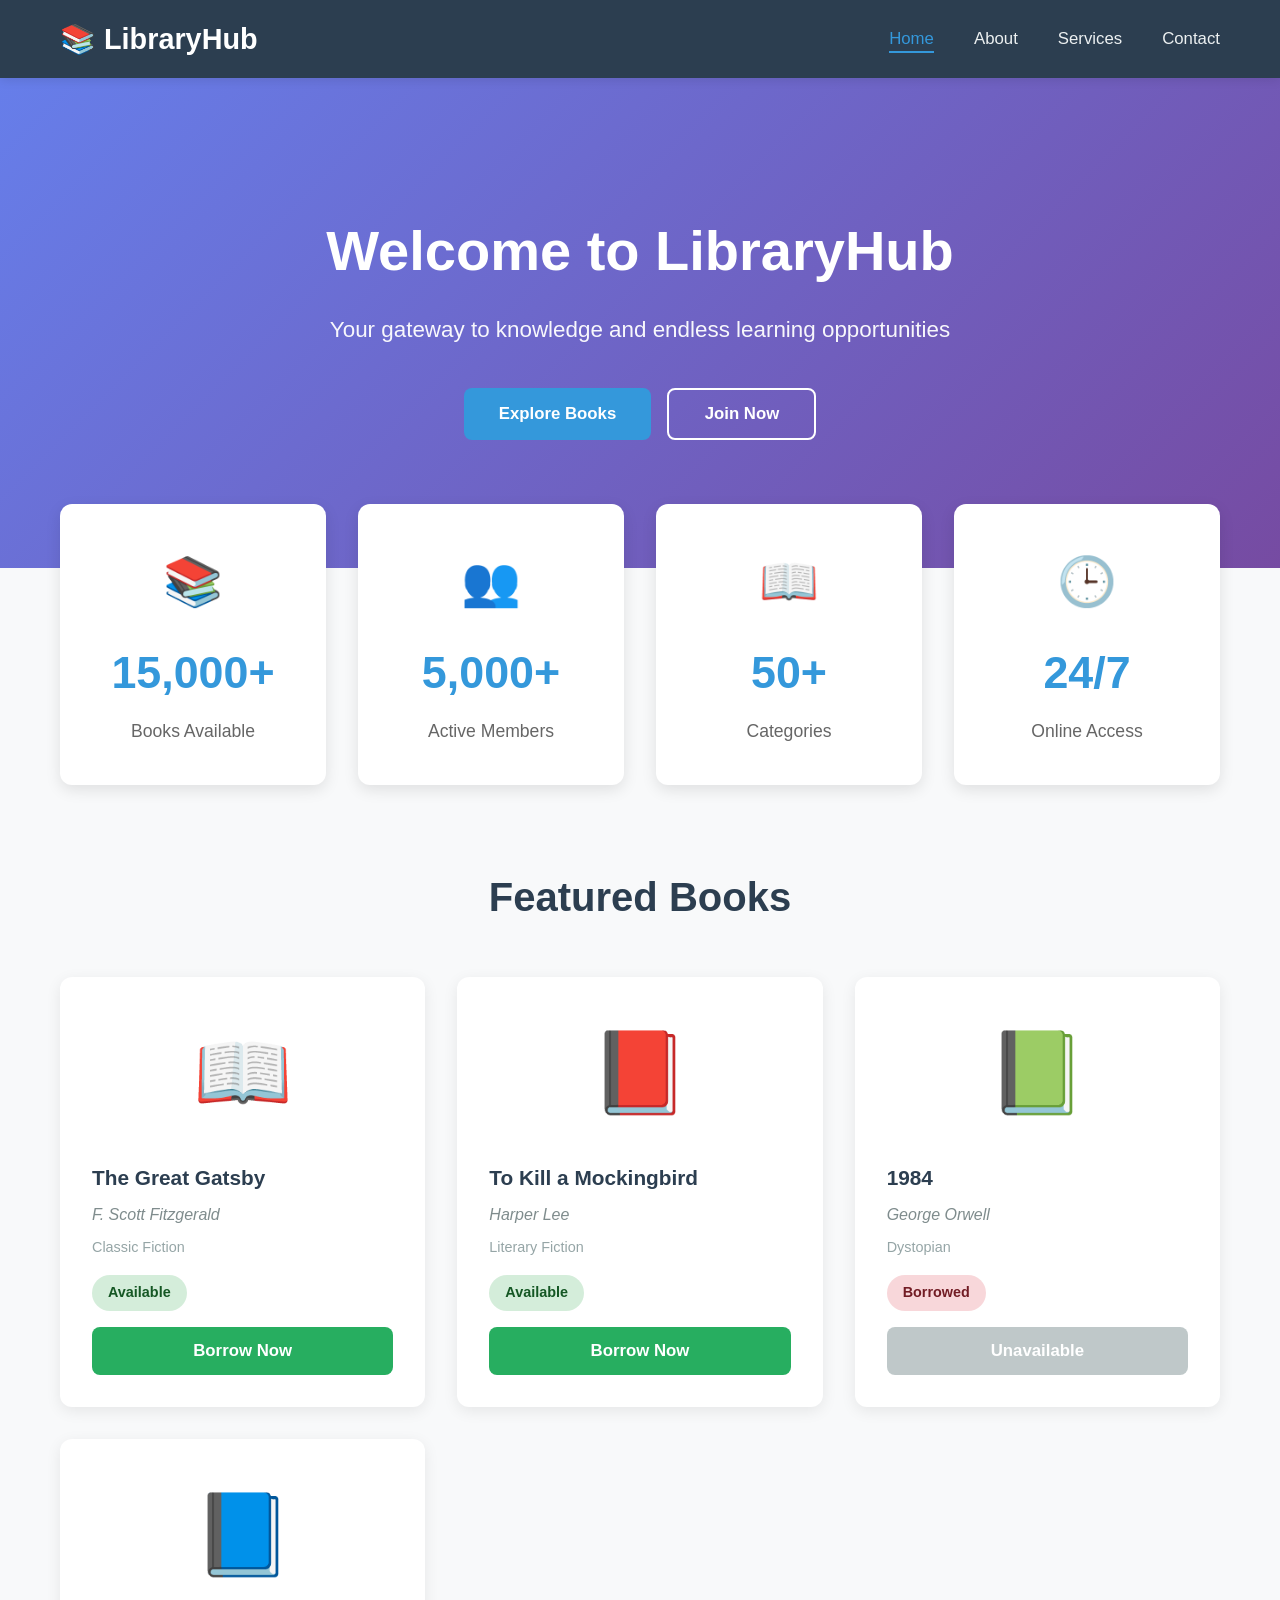
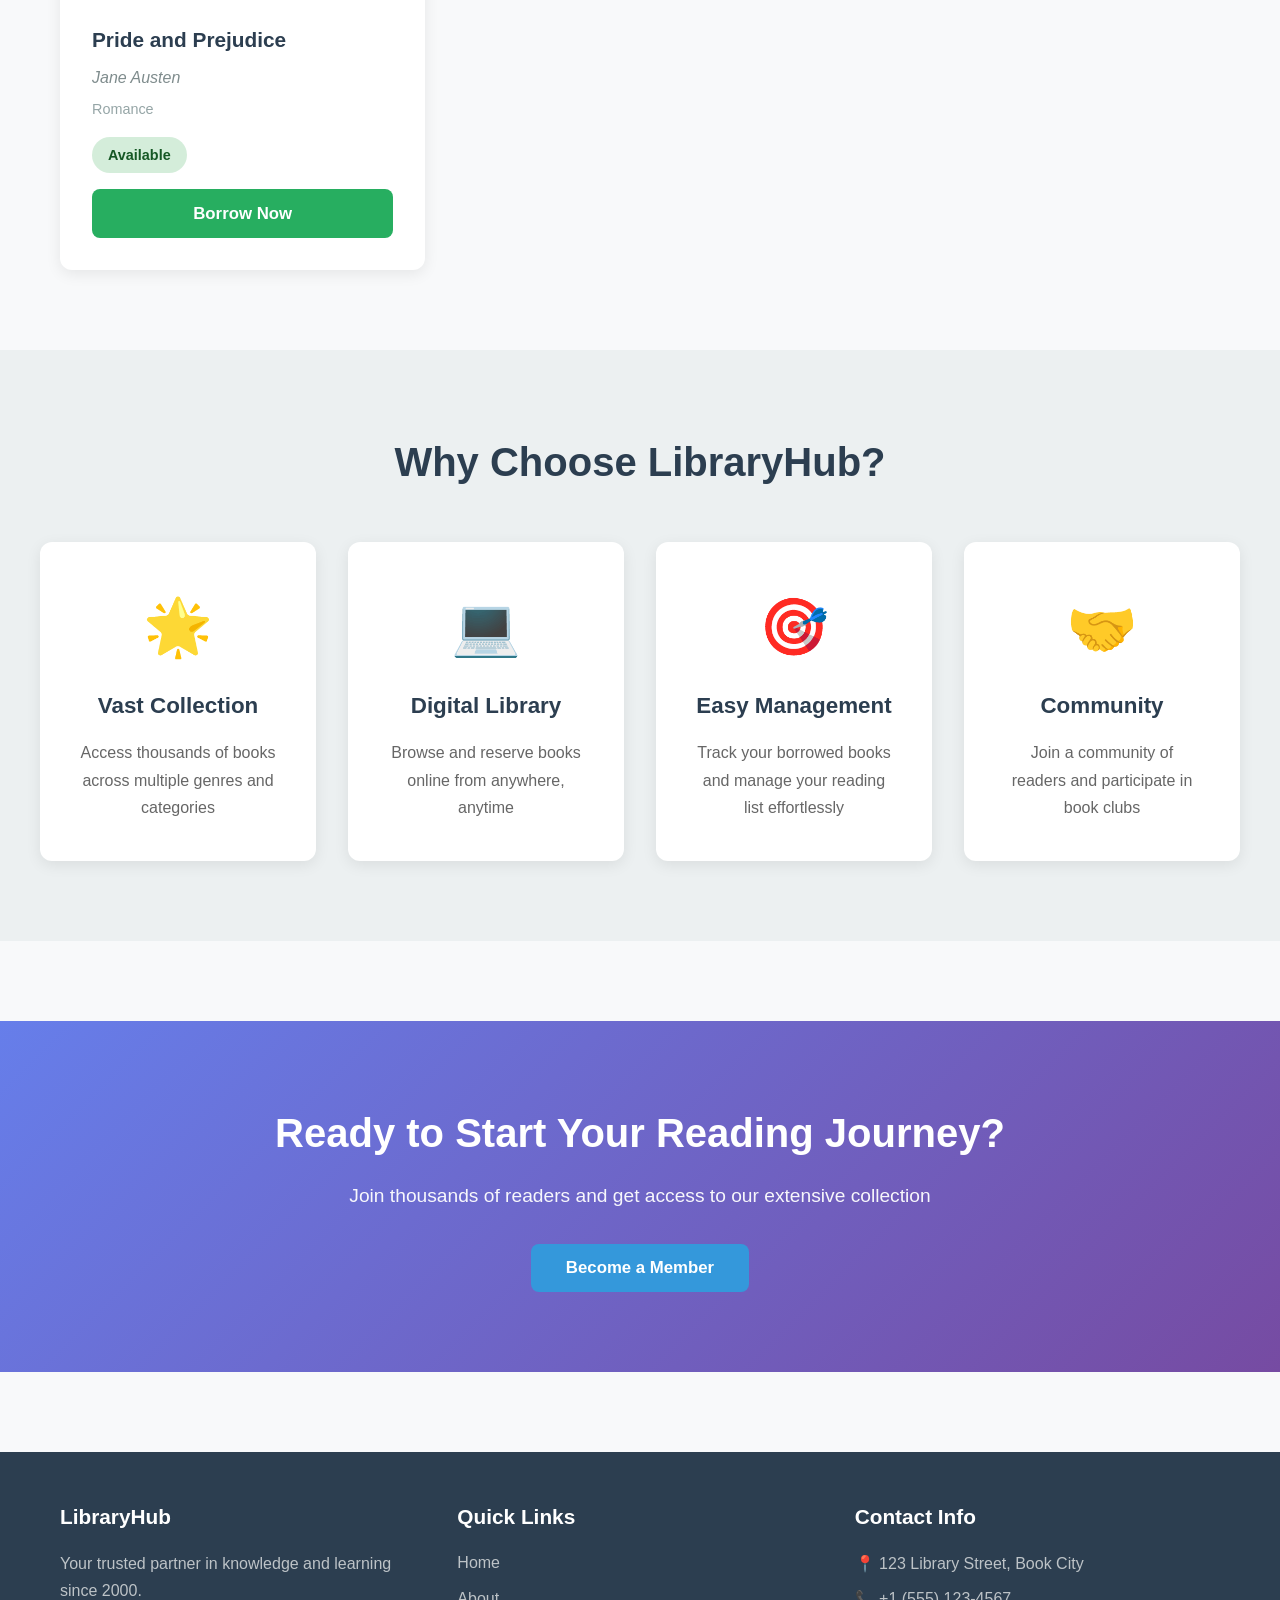
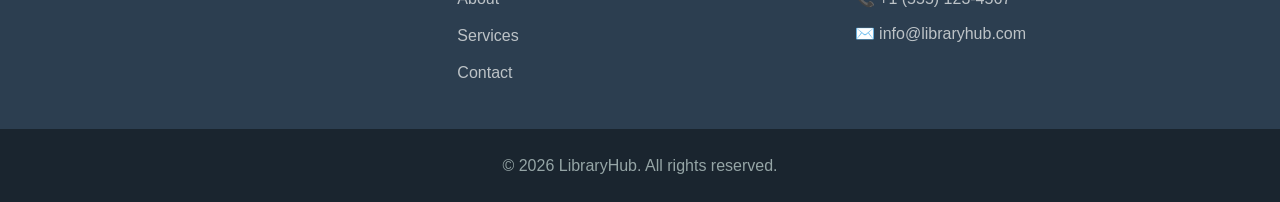
<file: index.html>
<!DOCTYPE html>
<html lang="en">
<head>
    <meta charset="UTF-8">
    <meta name="viewport" content="width=device-width, initial-scale=1.0">
    <title>Home - Library Management System</title>
    <link rel="stylesheet" href="styles.css">
</head>
<body>
    <!-- Navigation Bar -->
    <nav class="navbar">
        <div class="nav-container">
            <div class="logo">
                <h1>📚 LibraryHub</h1>
            </div>
            <ul class="nav-menu">
                <li><a href="index.html" class="active">Home</a></li>
                <li><a href="about.html">About</a></li>
                <li><a href="services.html">Services</a></li>
                <li><a href="contact.html">Contact</a></li>
            </ul>
        </div>
    </nav>

    <!-- Hero Section -->
    <section class="hero">
        <div class="hero-content">
            <h1>Welcome to LibraryHub</h1>
            <p>Your gateway to knowledge and endless learning opportunities</p>
            <div class="hero-buttons">
                <button class="btn-primary">Explore Books</button>
                <button class="btn-secondary-outline">Join Now</button>
            </div>
        </div>
    </section>

    <!-- Stats Section -->
    <section class="stats">
        <div class="stat-card">
            <div class="stat-icon">📚</div>
            <h2>15,000+</h2>
            <p>Books Available</p>
        </div>
        <div class="stat-card">
            <div class="stat-icon">👥</div>
            <h2>5,000+</h2>
            <p>Active Members</p>
        </div>
        <div class="stat-card">
            <div class="stat-icon">📖</div>
            <h2>50+</h2>
            <p>Categories</p>
        </div>
        <div class="stat-card">
            <div class="stat-icon">🕒</div>
            <h2>24/7</h2>
            <p>Online Access</p>
        </div>
    </section>

    <!-- Featured Books Section -->
    <section class="featured-section">
        <h2 class="section-title">Featured Books</h2>
        <div class="books-grid">
            <div class="book-card">
                <div class="book-cover">📖</div>
                <h3>The Great Gatsby</h3>
                <p class="author">F. Scott Fitzgerald</p>
                <p class="category">Classic Fiction</p>
                <p class="status available">Available</p>
                <button class="btn-borrow">Borrow Now</button>
            </div>
            <div class="book-card">
                <div class="book-cover">📕</div>
                <h3>To Kill a Mockingbird</h3>
                <p class="author">Harper Lee</p>
                <p class="category">Literary Fiction</p>
                <p class="status available">Available</p>
                <button class="btn-borrow">Borrow Now</button>
            </div>
            <div class="book-card">
                <div class="book-cover">📗</div>
                <h3>1984</h3>
                <p class="author">George Orwell</p>
                <p class="category">Dystopian</p>
                <p class="status borrowed">Borrowed</p>
                <button class="btn-borrow" disabled>Unavailable</button>
            </div>
            <div class="book-card">
                <div class="book-cover">📘</div>
                <h3>Pride and Prejudice</h3>
                <p class="author">Jane Austen</p>
                <p class="category">Romance</p>
                <p class="status available">Available</p>
                <button class="btn-borrow">Borrow Now</button>
            </div>
        </div>
    </section>

    <!-- Why Choose Us Section -->
    <section class="why-choose">
        <h2 class="section-title">Why Choose LibraryHub?</h2>
        <div class="features-grid">
            <div class="feature-card">
                <div class="feature-icon">🌟</div>
                <h3>Vast Collection</h3>
                <p>Access thousands of books across multiple genres and categories</p>
            </div>
            <div class="feature-card">
                <div class="feature-icon">💻</div>
                <h3>Digital Library</h3>
                <p>Browse and reserve books online from anywhere, anytime</p>
            </div>
            <div class="feature-card">
                <div class="feature-icon">🎯</div>
                <h3>Easy Management</h3>
                <p>Track your borrowed books and manage your reading list effortlessly</p>
            </div>
            <div class="feature-card">
                <div class="feature-icon">🤝</div>
                <h3>Community</h3>
                <p>Join a community of readers and participate in book clubs</p>
            </div>
        </div>
    </section>

    <!-- CTA Section -->
    <section class="cta-section">
        <div class="cta-content">
            <h2>Ready to Start Your Reading Journey?</h2>
            <p>Join thousands of readers and get access to our extensive collection</p>
            <button class="btn-primary">Become a Member</button>
        </div>
    </section>

    <!-- Footer -->
    <footer class="footer">
        <div class="footer-content">
            <div class="footer-section">
                <h3>LibraryHub</h3>
                <p>Your trusted partner in knowledge and learning since 2000.</p>
            </div>
            <div class="footer-section">
                <h3>Quick Links</h3>
                <ul>
                    <li><a href="index.html">Home</a></li>
                    <li><a href="about.html">About</a></li>
                    <li><a href="services.html">Services</a></li>
                    <li><a href="contact.html">Contact</a></li>
                </ul>
            </div>
            <div class="footer-section">
                <h3>Contact Info</h3>
                <p>📍 123 Library Street, Book City</p>
                <p>📞 +1 (555) 123-4567</p>
                <p>✉️ info@libraryhub.com</p>
            </div>
        </div>
        <div class="footer-bottom">
            <p>&copy; 2026 LibraryHub. All rights reserved.</p>
        </div>
    </footer>
</body>
</html>
</file>
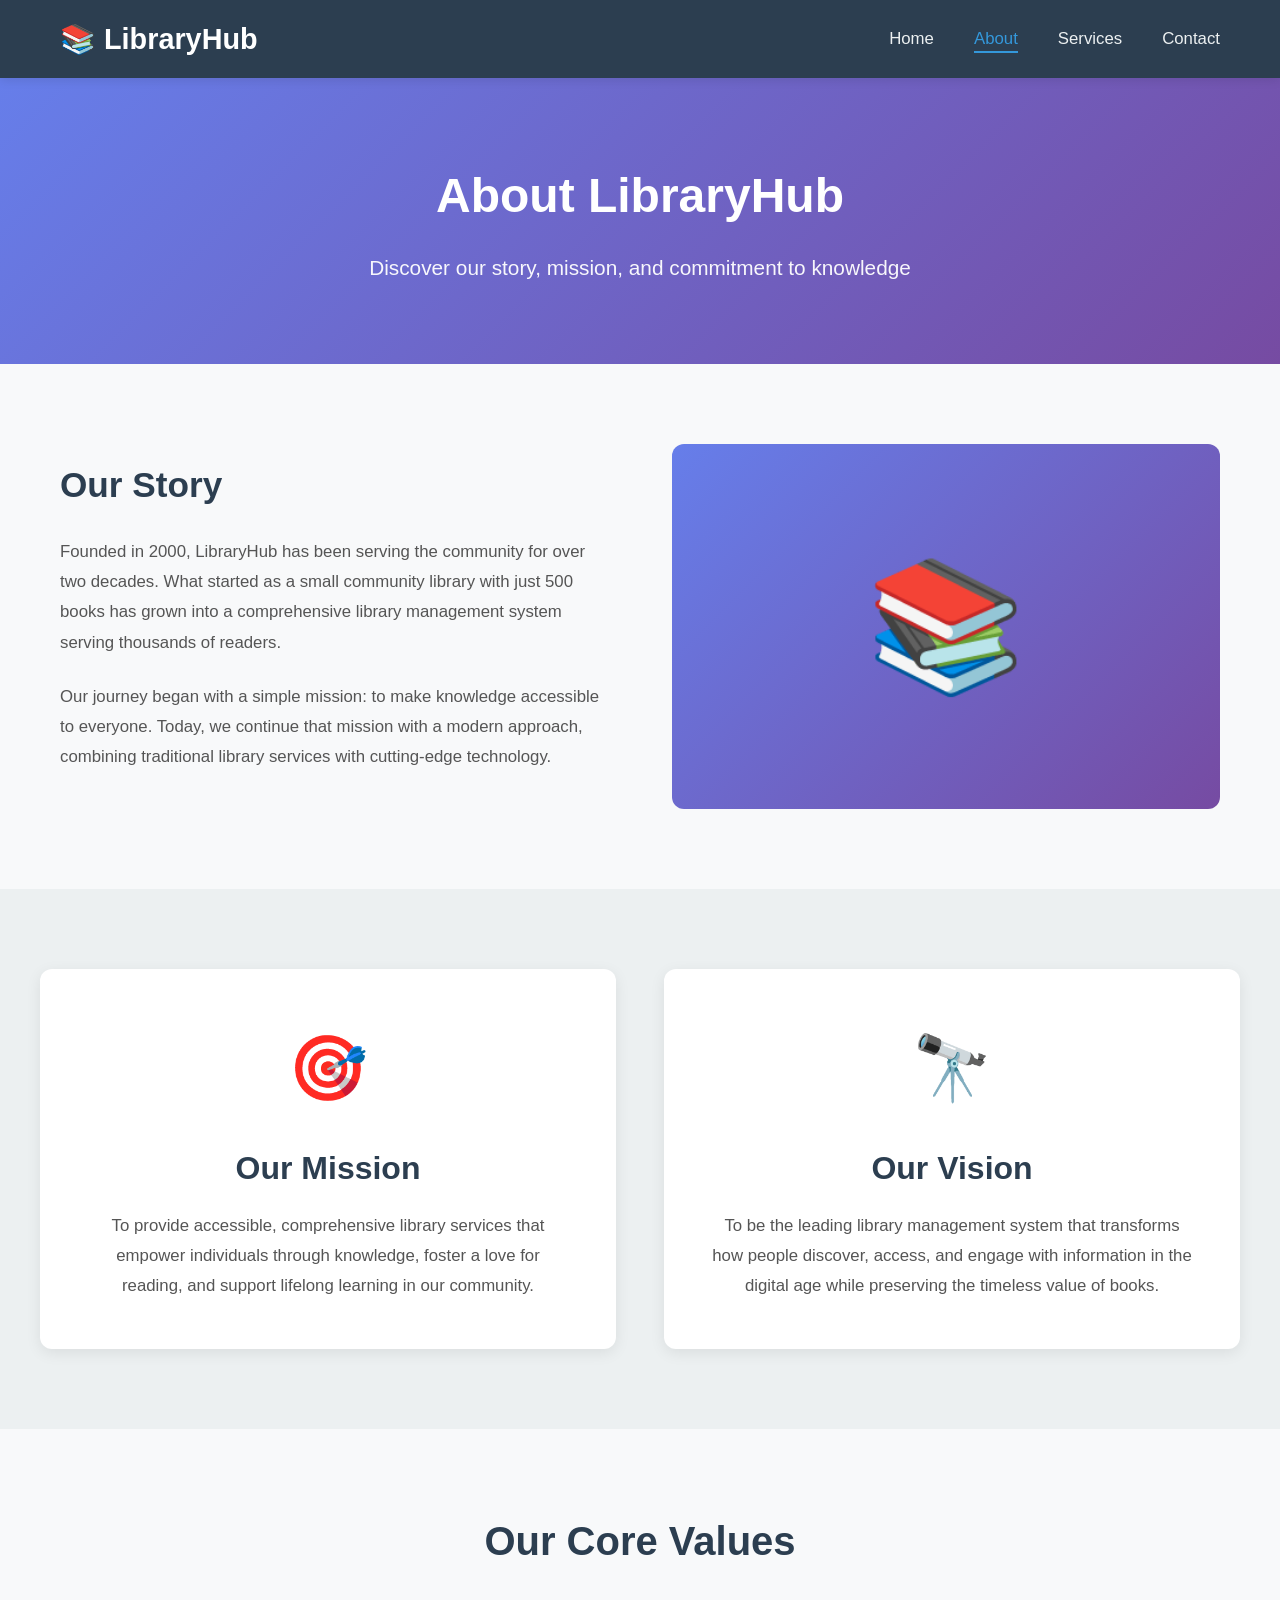
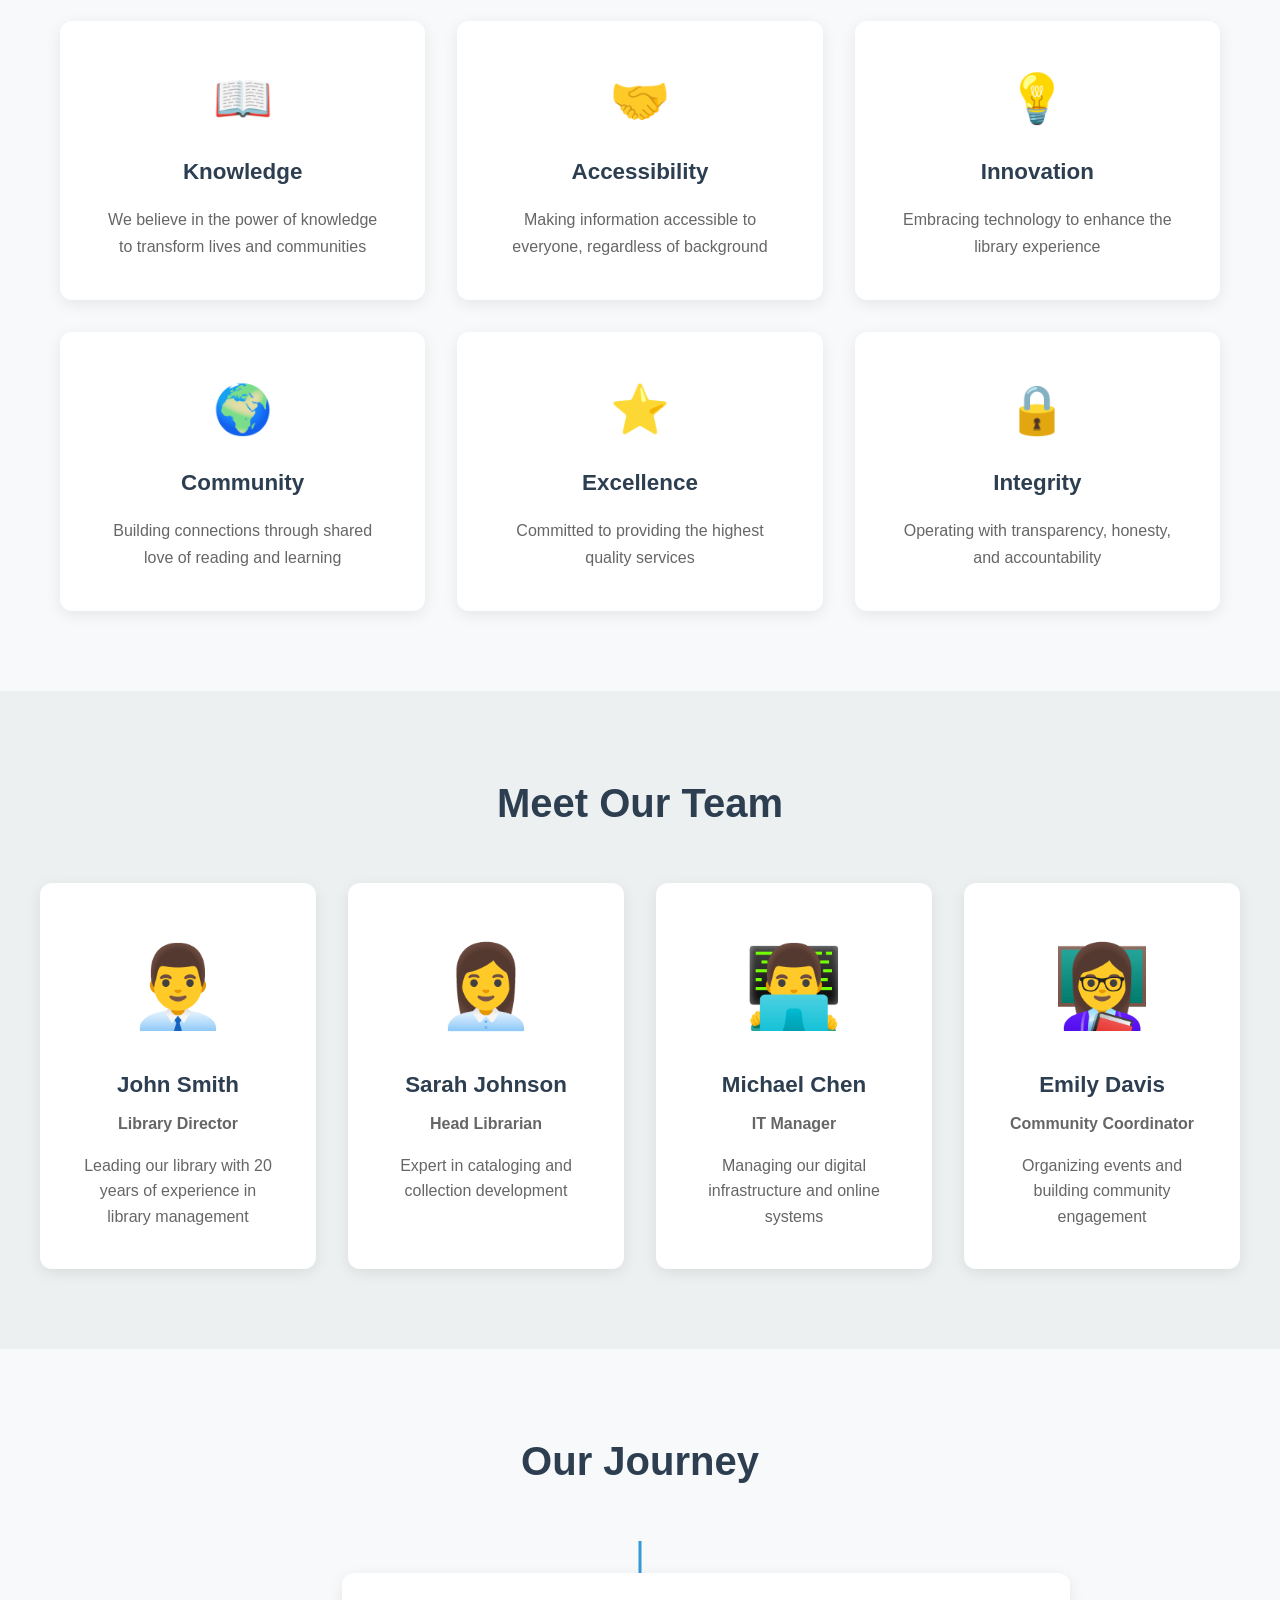
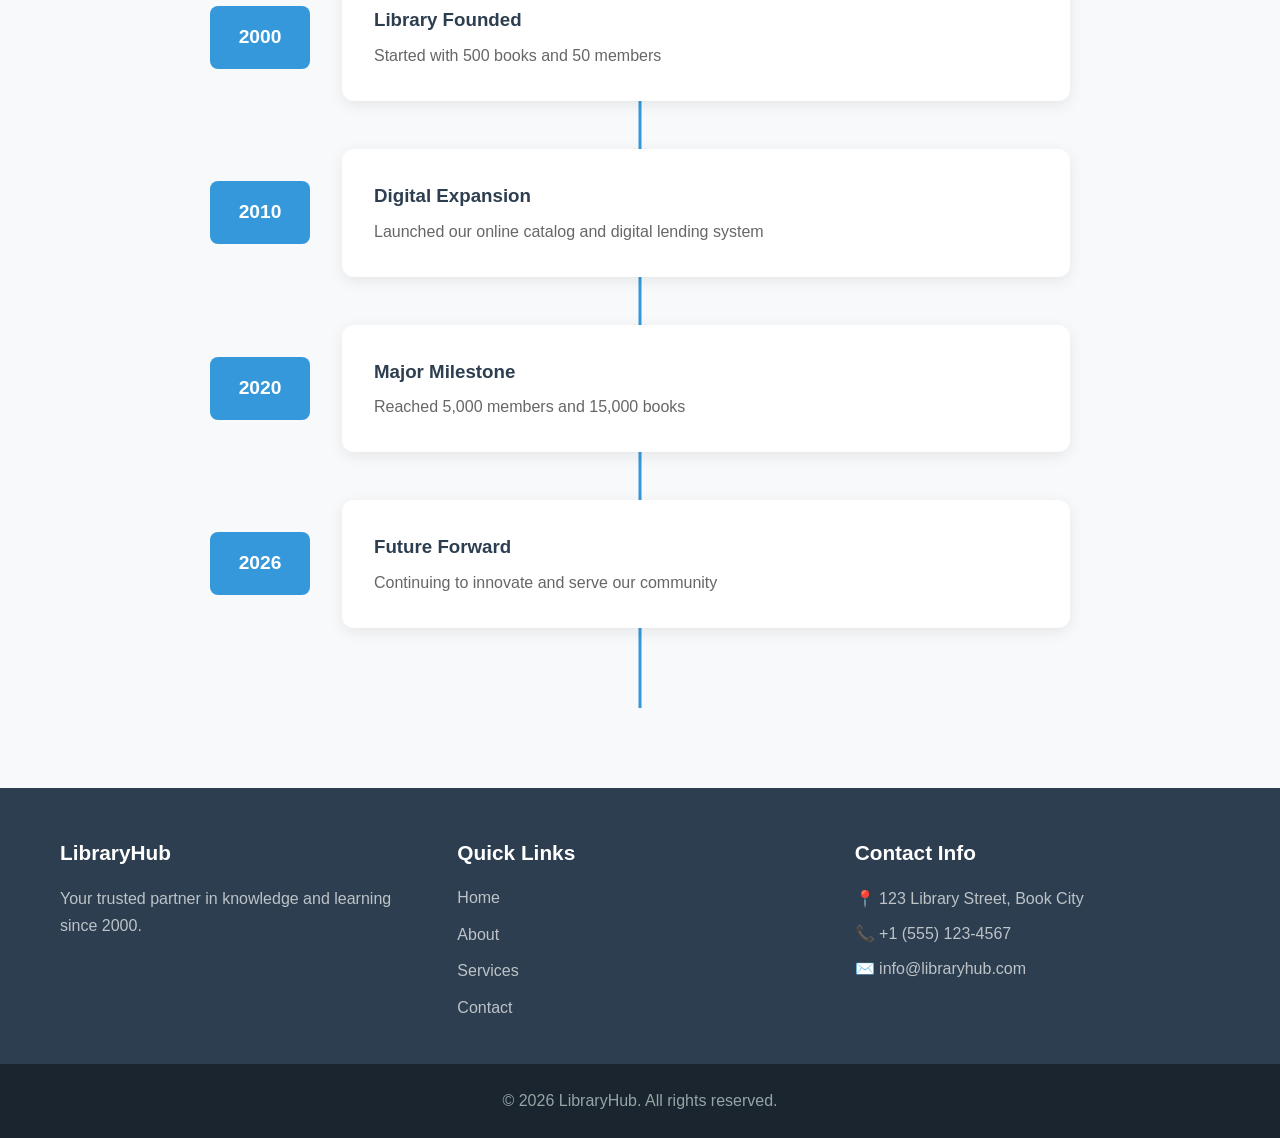
<file: about.html>
<!DOCTYPE html>
<html lang="en">
<head>
    <meta charset="UTF-8">
    <meta name="viewport" content="width=device-width, initial-scale=1.0">
    <title>About Us - Library Management System</title>
    <link rel="stylesheet" href="styles.css">
</head>
<body>
    <!-- Navigation Bar -->
    <nav class="navbar">
        <div class="nav-container">
            <div class="logo">
                <h1>📚 LibraryHub</h1>
            </div>
            <ul class="nav-menu">
                <li><a href="index.html">Home</a></li>
                <li><a href="about.html" class="active">About</a></li>
                <li><a href="services.html">Services</a></li>
                <li><a href="contact.html">Contact</a></li>
            </ul>
        </div>
    </nav>

    <!-- Page Header -->
    <section class="page-header">
        <h1>About LibraryHub</h1>
        <p>Discover our story, mission, and commitment to knowledge</p>
    </section>

    <!-- About Content -->
    <section class="about-content">
        <div class="about-container">
            <div class="about-text">
                <h2>Our Story</h2>
                <p>Founded in 2000, LibraryHub has been serving the community for over two decades. What started as a small community library with just 500 books has grown into a comprehensive library management system serving thousands of readers.</p>
                <p>Our journey began with a simple mission: to make knowledge accessible to everyone. Today, we continue that mission with a modern approach, combining traditional library services with cutting-edge technology.</p>
            </div>
            <div class="about-image">
                <div class="image-placeholder">📚</div>
            </div>
        </div>
    </section>

    <!-- Mission & Vision -->
    <section class="mission-vision">
        <div class="mv-container">
            <div class="mv-card">
                <div class="mv-icon">🎯</div>
                <h3>Our Mission</h3>
                <p>To provide accessible, comprehensive library services that empower individuals through knowledge, foster a love for reading, and support lifelong learning in our community.</p>
            </div>
            <div class="mv-card">
                <div class="mv-icon">🔭</div>
                <h3>Our Vision</h3>
                <p>To be the leading library management system that transforms how people discover, access, and engage with information in the digital age while preserving the timeless value of books.</p>
            </div>
        </div>
    </section>

    <!-- Values Section -->
    <section class="values-section">
        <h2 class="section-title">Our Core Values</h2>
        <div class="values-grid">
            <div class="value-card">
                <div class="value-icon">📖</div>
                <h3>Knowledge</h3>
                <p>We believe in the power of knowledge to transform lives and communities</p>
            </div>
            <div class="value-card">
                <div class="value-icon">🤝</div>
                <h3>Accessibility</h3>
                <p>Making information accessible to everyone, regardless of background</p>
            </div>
            <div class="value-card">
                <div class="value-icon">💡</div>
                <h3>Innovation</h3>
                <p>Embracing technology to enhance the library experience</p>
            </div>
            <div class="value-card">
                <div class="value-icon">🌍</div>
                <h3>Community</h3>
                <p>Building connections through shared love of reading and learning</p>
            </div>
            <div class="value-card">
                <div class="value-icon">⭐</div>
                <h3>Excellence</h3>
                <p>Committed to providing the highest quality services</p>
            </div>
            <div class="value-card">
                <div class="value-icon">🔒</div>
                <h3>Integrity</h3>
                <p>Operating with transparency, honesty, and accountability</p>
            </div>
        </div>
    </section>

    <!-- Team Section -->
    <section class="team-section">
        <h2 class="section-title">Meet Our Team</h2>
        <div class="team-grid">
            <div class="team-card">
                <div class="team-photo">👨‍💼</div>
                <h3>John Smith</h3>
                <p class="team-role">Library Director</p>
                <p>Leading our library with 20 years of experience in library management</p>
            </div>
            <div class="team-card">
                <div class="team-photo">👩‍💼</div>
                <h3>Sarah Johnson</h3>
                <p class="team-role">Head Librarian</p>
                <p>Expert in cataloging and collection development</p>
            </div>
            <div class="team-card">
                <div class="team-photo">👨‍💻</div>
                <h3>Michael Chen</h3>
                <p class="team-role">IT Manager</p>
                <p>Managing our digital infrastructure and online systems</p>
            </div>
            <div class="team-card">
                <div class="team-photo">👩‍🏫</div>
                <h3>Emily Davis</h3>
                <p class="team-role">Community Coordinator</p>
                <p>Organizing events and building community engagement</p>
            </div>
        </div>
    </section>

    <!-- Timeline Section -->
    <section class="timeline-section">
        <h2 class="section-title">Our Journey</h2>
        <div class="timeline">
            <div class="timeline-item">
                <div class="timeline-year">2000</div>
                <div class="timeline-content">
                    <h3>Library Founded</h3>
                    <p>Started with 500 books and 50 members</p>
                </div>
            </div>
            <div class="timeline-item">
                <div class="timeline-year">2010</div>
                <div class="timeline-content">
                    <h3>Digital Expansion</h3>
                    <p>Launched our online catalog and digital lending system</p>
                </div>
            </div>
            <div class="timeline-item">
                <div class="timeline-year">2020</div>
                <div class="timeline-content">
                    <h3>Major Milestone</h3>
                    <p>Reached 5,000 members and 15,000 books</p>
                </div>
            </div>
            <div class="timeline-item">
                <div class="timeline-year">2026</div>
                <div class="timeline-content">
                    <h3>Future Forward</h3>
                    <p>Continuing to innovate and serve our community</p>
                </div>
            </div>
        </div>
    </section>

    <!-- Footer -->
    <footer class="footer">
        <div class="footer-content">
            <div class="footer-section">
                <h3>LibraryHub</h3>
                <p>Your trusted partner in knowledge and learning since 2000.</p>
            </div>
            <div class="footer-section">
                <h3>Quick Links</h3>
                <ul>
                    <li><a href="index.html">Home</a></li>
                    <li><a href="about.html">About</a></li>
                    <li><a href="services.html">Services</a></li>
                    <li><a href="contact.html">Contact</a></li>
                </ul>
            </div>
            <div class="footer-section">
                <h3>Contact Info</h3>
                <p>📍 123 Library Street, Book City</p>
                <p>📞 +1 (555) 123-4567</p>
                <p>✉️ info@libraryhub.com</p>
            </div>
        </div>
        <div class="footer-bottom">
            <p>&copy; 2026 LibraryHub. All rights reserved.</p>
        </div>
    </footer>
</body>
</html>
</file>
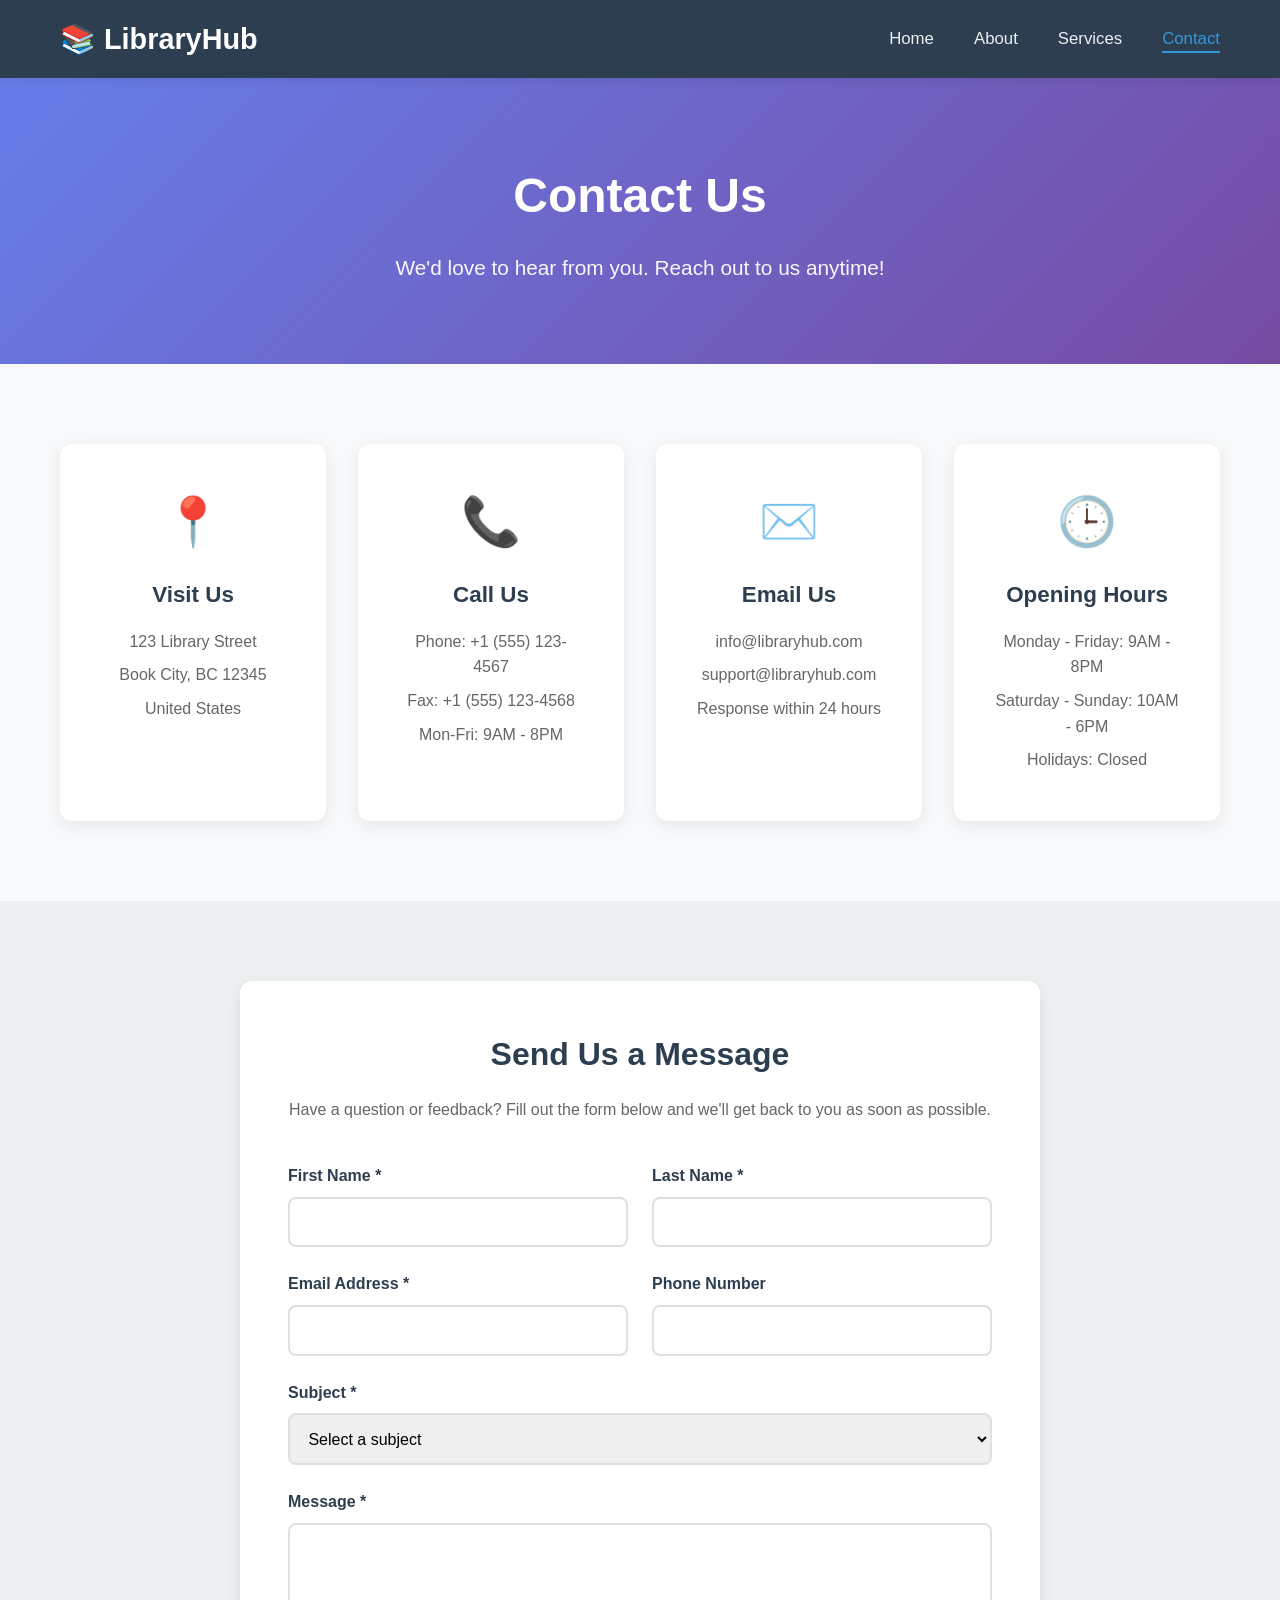
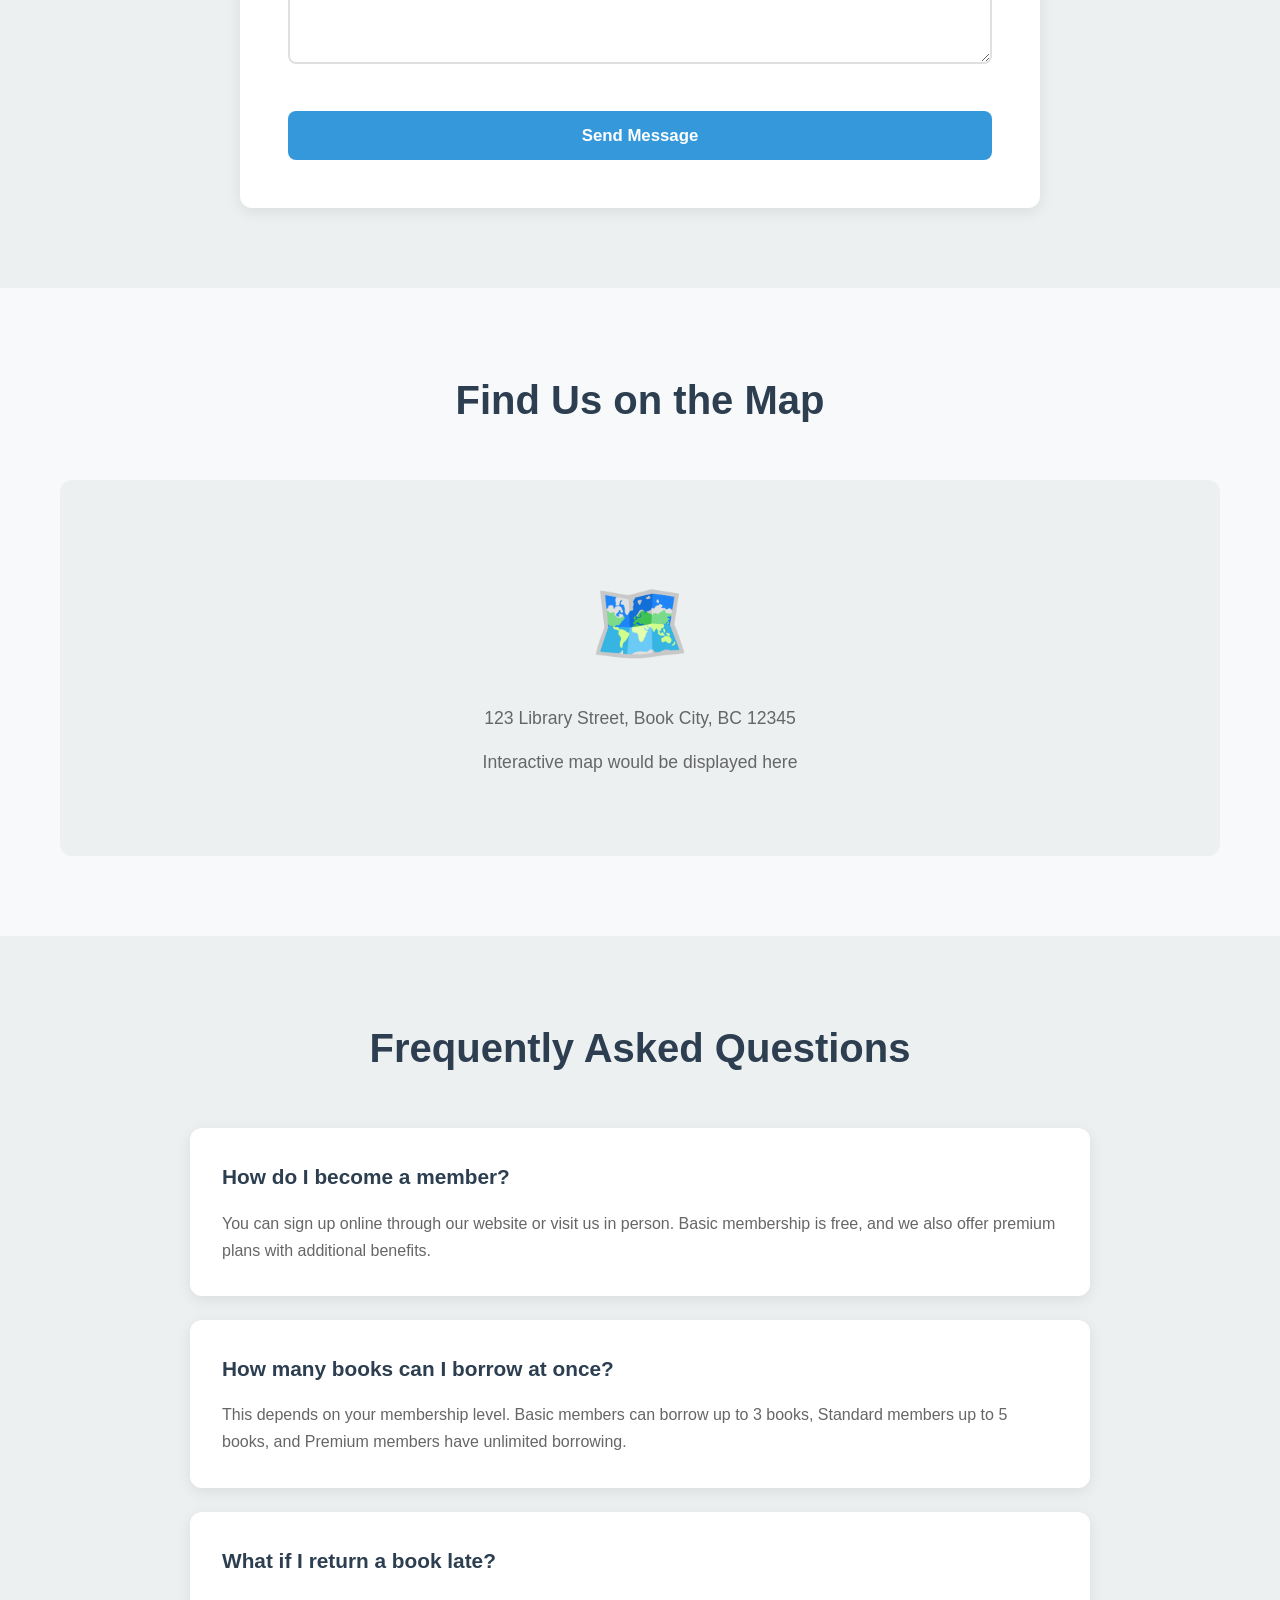
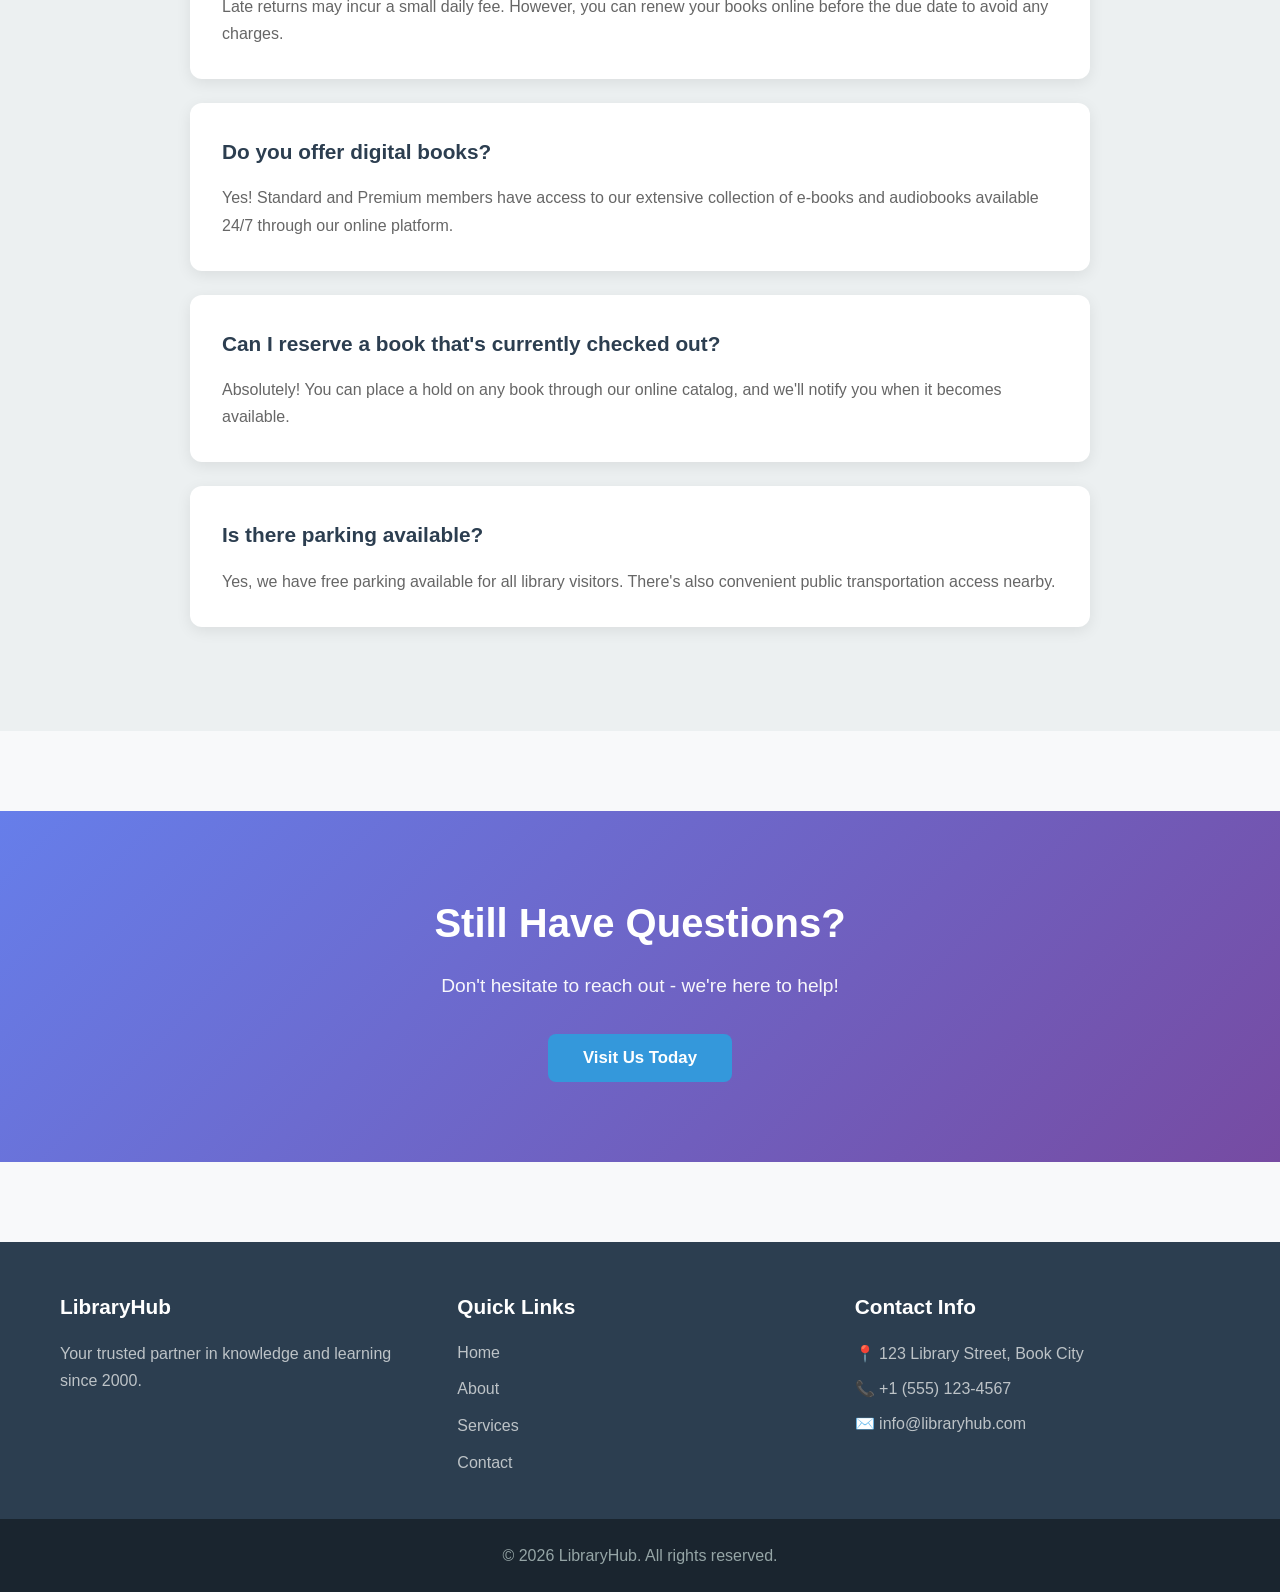
<file: contact.html>
<!DOCTYPE html>
<html lang="en">
<head>
    <meta charset="UTF-8">
    <meta name="viewport" content="width=device-width, initial-scale=1.0">
    <title>Contact Us - Library Management System</title>
    <link rel="stylesheet" href="styles.css">
</head>
<body>
    <!-- Navigation Bar -->
    <nav class="navbar">
        <div class="nav-container">
            <div class="logo">
                <h1>📚 LibraryHub</h1>
            </div>
            <ul class="nav-menu">
                <li><a href="index.html">Home</a></li>
                <li><a href="about.html">About</a></li>
                <li><a href="services.html">Services</a></li>
                <li><a href="contact.html" class="active">Contact</a></li>
            </ul>
        </div>
    </nav>

    <!-- Page Header -->
    <section class="page-header">
        <h1>Contact Us</h1>
        <p>We'd love to hear from you. Reach out to us anytime!</p>
    </section>

    <!-- Contact Info Section -->
    <section class="contact-info-section">
        <div class="contact-cards">
            <div class="contact-info-card">
                <div class="contact-icon">📍</div>
                <h3>Visit Us</h3>
                <p>123 Library Street</p>
                <p>Book City, BC 12345</p>
                <p>United States</p>
            </div>
            <div class="contact-info-card">
                <div class="contact-icon">📞</div>
                <h3>Call Us</h3>
                <p>Phone: +1 (555) 123-4567</p>
                <p>Fax: +1 (555) 123-4568</p>
                <p>Mon-Fri: 9AM - 8PM</p>
            </div>
            <div class="contact-info-card">
                <div class="contact-icon">✉️</div>
                <h3>Email Us</h3>
                <p>info@libraryhub.com</p>
                <p>support@libraryhub.com</p>
                <p>Response within 24 hours</p>
            </div>
            <div class="contact-info-card">
                <div class="contact-icon">🕒</div>
                <h3>Opening Hours</h3>
                <p>Monday - Friday: 9AM - 8PM</p>
                <p>Saturday - Sunday: 10AM - 6PM</p>
                <p>Holidays: Closed</p>
            </div>
        </div>
    </section>

    <!-- Contact Form Section -->
    <section class="contact-form-section">
        <div class="form-container">
            <div class="form-intro">
                <h2>Send Us a Message</h2>
                <p>Have a question or feedback? Fill out the form below and we'll get back to you as soon as possible.</p>
            </div>
            <form class="contact-form">
                <div class="form-row">
                    <div class="form-group">
                        <label for="firstName">First Name *</label>
                        <input type="text" id="firstName" name="firstName" required>
                    </div>
                    <div class="form-group">
                        <label for="lastName">Last Name *</label>
                        <input type="text" id="lastName" name="lastName" required>
                    </div>
                </div>
                
                <div class="form-row">
                    <div class="form-group">
                        <label for="email">Email Address *</label>
                        <input type="email" id="email" name="email" required>
                    </div>
                    <div class="form-group">
                        <label for="phone">Phone Number</label>
                        <input type="tel" id="phone" name="phone">
                    </div>
                </div>

                <div class="form-group">
                    <label for="subject">Subject *</label>
                    <select id="subject" name="subject" required>
                        <option value="">Select a subject</option>
                        <option value="general">General Inquiry</option>
                        <option value="membership">Membership Question</option>
                        <option value="book">Book Request</option>
                        <option value="technical">Technical Support</option>
                        <option value="feedback">Feedback</option>
                        <option value="other">Other</option>
                    </select>
                </div>

                <div class="form-group">
                    <label for="message">Message *</label>
                    <textarea id="message" name="message" rows="6" required></textarea>
                </div>

                <button type="submit" class="btn-submit">Send Message</button>
            </form>
        </div>
    </section>

    <!-- Map Section -->
    <section class="map-section">
        <h2 class="section-title">Find Us on the Map</h2>
        <div class="map-placeholder">
            <div class="map-content">
                <div class="map-icon">🗺️</div>
                <p>123 Library Street, Book City, BC 12345</p>
                <p>Interactive map would be displayed here</p>
            </div>
        </div>
    </section>

    <!-- FAQ Section -->
    <section class="faq-section">
        <h2 class="section-title">Frequently Asked Questions</h2>
        <div class="faq-container">
            <div class="faq-item">
                <h3>How do I become a member?</h3>
                <p>You can sign up online through our website or visit us in person. Basic membership is free, and we also offer premium plans with additional benefits.</p>
            </div>
            <div class="faq-item">
                <h3>How many books can I borrow at once?</h3>
                <p>This depends on your membership level. Basic members can borrow up to 3 books, Standard members up to 5 books, and Premium members have unlimited borrowing.</p>
            </div>
            <div class="faq-item">
                <h3>What if I return a book late?</h3>
                <p>Late returns may incur a small daily fee. However, you can renew your books online before the due date to avoid any charges.</p>
            </div>
            <div class="faq-item">
                <h3>Do you offer digital books?</h3>
                <p>Yes! Standard and Premium members have access to our extensive collection of e-books and audiobooks available 24/7 through our online platform.</p>
            </div>
            <div class="faq-item">
                <h3>Can I reserve a book that's currently checked out?</h3>
                <p>Absolutely! You can place a hold on any book through our online catalog, and we'll notify you when it becomes available.</p>
            </div>
            <div class="faq-item">
                <h3>Is there parking available?</h3>
                <p>Yes, we have free parking available for all library visitors. There's also convenient public transportation access nearby.</p>
            </div>
        </div>
    </section>

    <!-- CTA Section -->
    <section class="cta-section">
        <div class="cta-content">
            <h2>Still Have Questions?</h2>
            <p>Don't hesitate to reach out - we're here to help!</p>
            <button class="btn-primary">Visit Us Today</button>
        </div>
    </section>

    <!-- Footer -->
    <footer class="footer">
        <div class="footer-content">
            <div class="footer-section">
                <h3>LibraryHub</h3>
                <p>Your trusted partner in knowledge and learning since 2000.</p>
            </div>
            <div class="footer-section">
                <h3>Quick Links</h3>
                <ul>
                    <li><a href="index.html">Home</a></li>
                    <li><a href="about.html">About</a></li>
                    <li><a href="services.html">Services</a></li>
                    <li><a href="contact.html">Contact</a></li>
                </ul>
            </div>
            <div class="footer-section">
                <h3>Contact Info</h3>
                <p>📍 123 Library Street, Book City</p>
                <p>📞 +1 (555) 123-4567</p>
                <p>✉️ info@libraryhub.com</p>
            </div>
        </div>
        <div class="footer-bottom">
            <p>&copy; 2026 LibraryHub. All rights reserved.</p>
        </div>
    </footer>
</body>
</html>
</file>
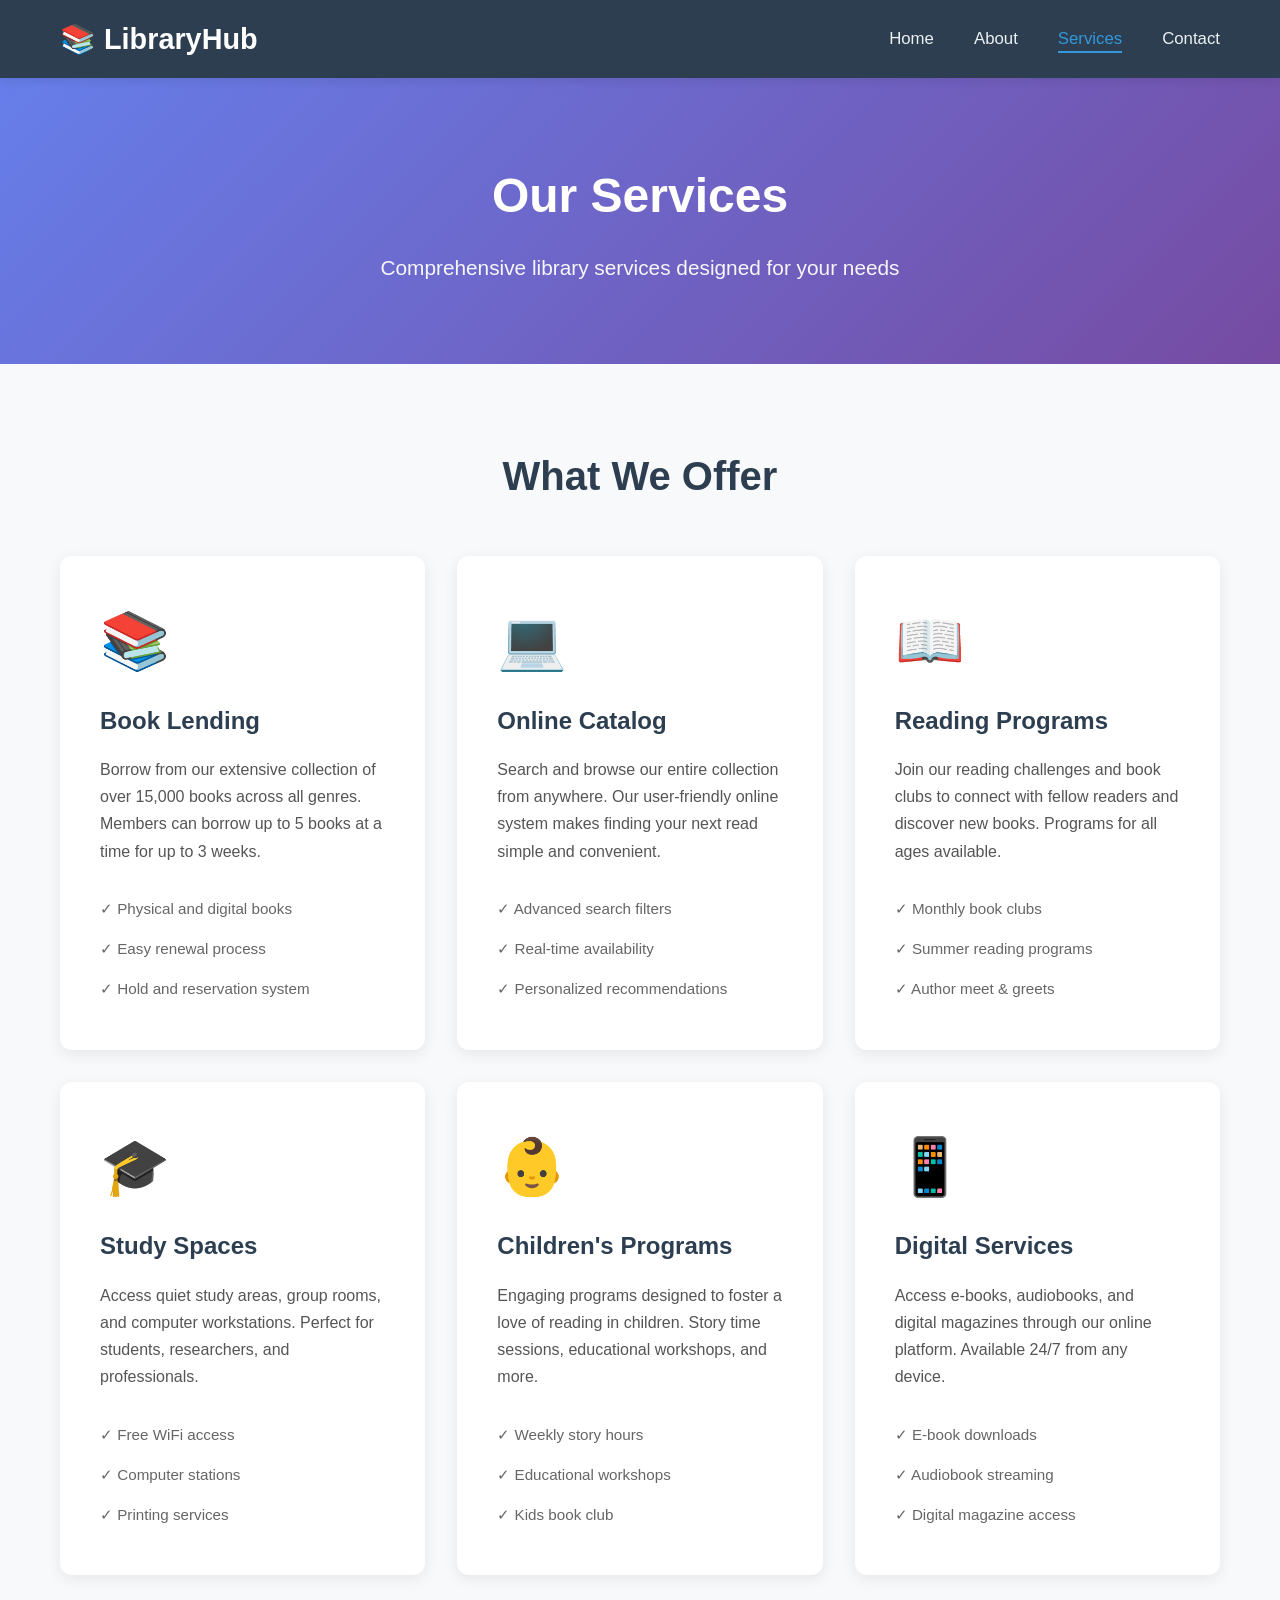
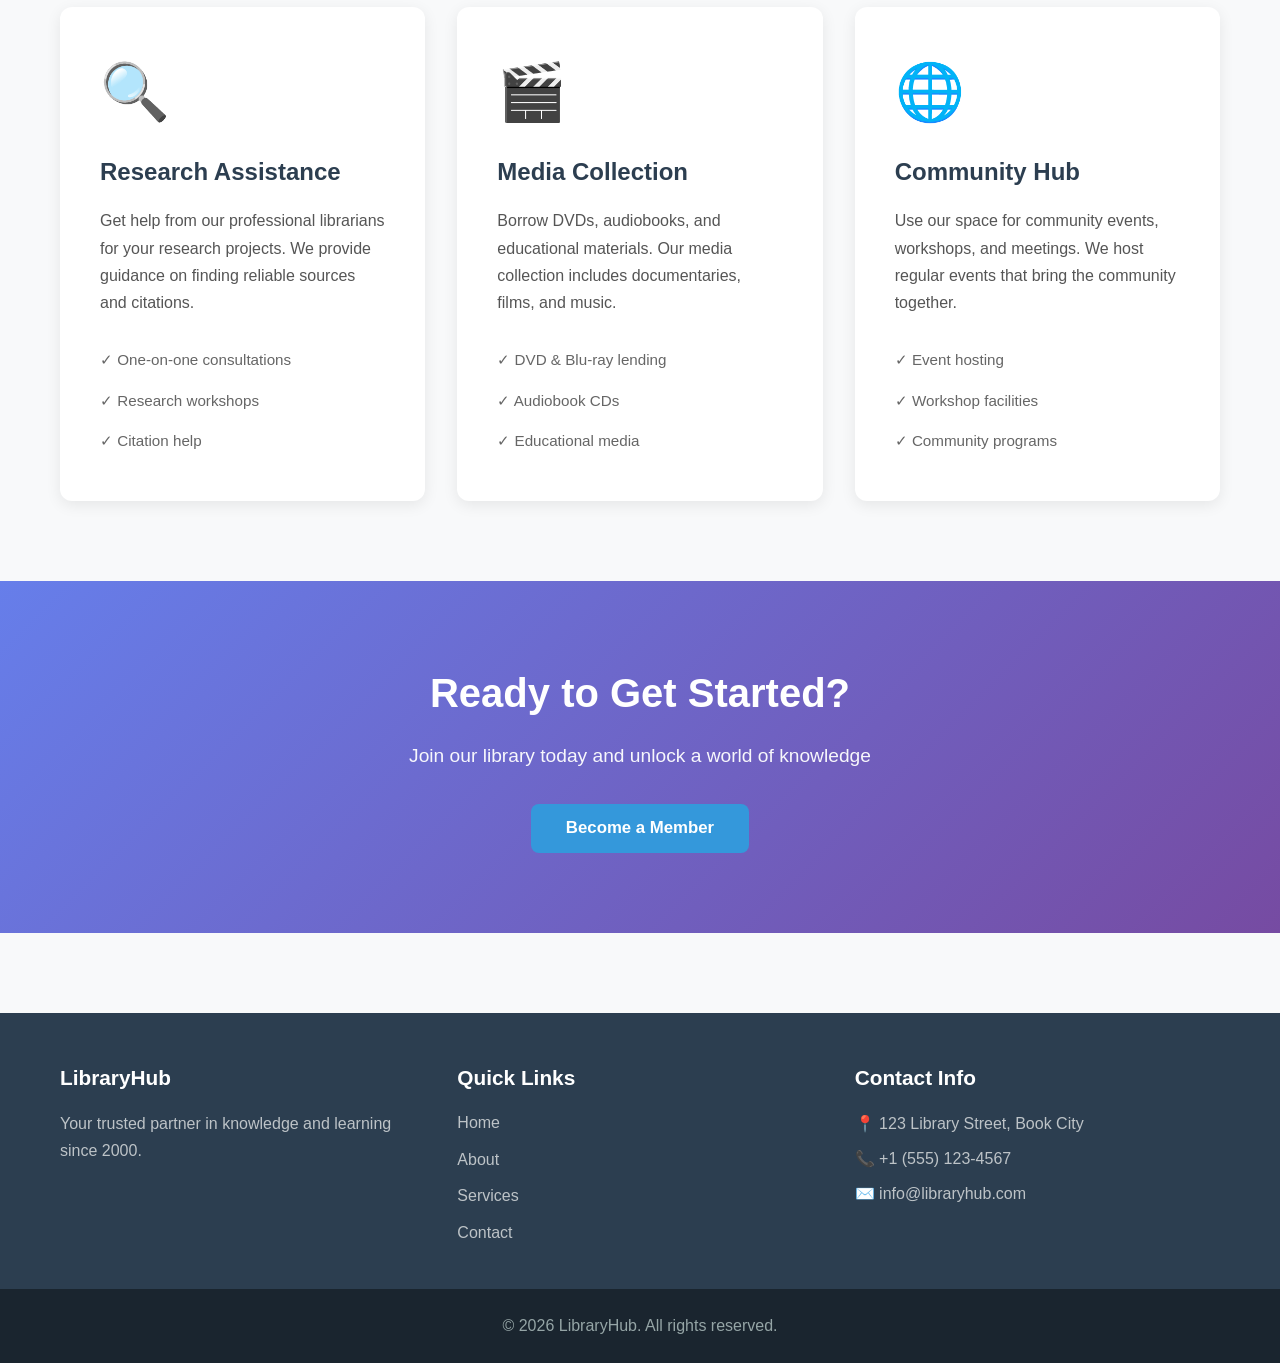
<file: services.html>
<!DOCTYPE html>
<html lang="en">
<head>
    <meta charset="UTF-8">
    <meta name="viewport" content="width=device-width, initial-scale=1.0">
    <title>Services - Library Management System</title>
    <link rel="stylesheet" href="styles.css">
</head>
<body>
    <!-- Navigation Bar -->
    <nav class="navbar">
        <div class="nav-container">
            <div class="logo">
                <h1>📚 LibraryHub</h1>
            </div>
            <ul class="nav-menu">
                <li><a href="index.html">Home</a></li>
                <li><a href="about.html">About</a></li>
                <li><a href="services.html" class="active">Services</a></li>
                <li><a href="contact.html">Contact</a></li>
            </ul>
        </div>
    </nav>

    <!-- Page Header -->
    <section class="page-header">
        <h1>Our Services</h1>
        <p>Comprehensive library services designed for your needs</p>
    </section>

    <!-- Main Services Section -->
    <section class="services-main">
        <h2 class="section-title">What We Offer</h2>
        <div class="services-grid">
            <div class="service-card">
                <div class="service-icon">📚</div>
                <h3>Book Lending</h3>
                <p>Borrow from our extensive collection of over 15,000 books across all genres. Members can borrow up to 5 books at a time for up to 3 weeks.</p>
                <ul class="service-features">
                    <li>✓ Physical and digital books</li>
                    <li>✓ Easy renewal process</li>
                    <li>✓ Hold and reservation system</li>
                </ul>
            </div>

            <div class="service-card">
                <div class="service-icon">💻</div>
                <h3>Online Catalog</h3>
                <p>Search and browse our entire collection from anywhere. Our user-friendly online system makes finding your next read simple and convenient.</p>
                <ul class="service-features">
                    <li>✓ Advanced search filters</li>
                    <li>✓ Real-time availability</li>
                    <li>✓ Personalized recommendations</li>
                </ul>
            </div>

            <div class="service-card">
                <div class="service-icon">📖</div>
                <h3>Reading Programs</h3>
                <p>Join our reading challenges and book clubs to connect with fellow readers and discover new books. Programs for all ages available.</p>
                <ul class="service-features">
                    <li>✓ Monthly book clubs</li>
                    <li>✓ Summer reading programs</li>
                    <li>✓ Author meet & greets</li>
                </ul>
            </div>

            <div class="service-card">
                <div class="service-icon">🎓</div>
                <h3>Study Spaces</h3>
                <p>Access quiet study areas, group rooms, and computer workstations. Perfect for students, researchers, and professionals.</p>
                <ul class="service-features">
                    <li>✓ Free WiFi access</li>
                    <li>✓ Computer stations</li>
                    <li>✓ Printing services</li>
                </ul>
            </div>

            <div class="service-card">
                <div class="service-icon">👶</div>
                <h3>Children's Programs</h3>
                <p>Engaging programs designed to foster a love of reading in children. Story time sessions, educational workshops, and more.</p>
                <ul class="service-features">
                    <li>✓ Weekly story hours</li>
                    <li>✓ Educational workshops</li>
                    <li>✓ Kids book club</li>
                </ul>
            </div>

            <div class="service-card">
                <div class="service-icon">📱</div>
                <h3>Digital Services</h3>
                <p>Access e-books, audiobooks, and digital magazines through our online platform. Available 24/7 from any device.</p>
                <ul class="service-features">
                    <li>✓ E-book downloads</li>
                    <li>✓ Audiobook streaming</li>
                    <li>✓ Digital magazine access</li>
                </ul>
            </div>

            <div class="service-card">
                <div class="service-icon">🔍</div>
                <h3>Research Assistance</h3>
                <p>Get help from our professional librarians for your research projects. We provide guidance on finding reliable sources and citations.</p>
                <ul class="service-features">
                    <li>✓ One-on-one consultations</li>
                    <li>✓ Research workshops</li>
                    <li>✓ Citation help</li>
                </ul>
            </div>

            <div class="service-card">
                <div class="service-icon">🎬</div>
                <h3>Media Collection</h3>
                <p>Borrow DVDs, audiobooks, and educational materials. Our media collection includes documentaries, films, and music.</p>
                <ul class="service-features">
                    <li>✓ DVD & Blu-ray lending</li>
                    <li>✓ Audiobook CDs</li>
                    <li>✓ Educational media</li>
                </ul>
            </div>

            <div class="service-card">
                <div class="service-icon">🌐</div>
                <h3>Community Hub</h3>
                <p>Use our space for community events, workshops, and meetings. We host regular events that bring the community together.</p>
                <ul class="service-features">
                    <li>✓ Event hosting</li>
                    <li>✓ Workshop facilities</li>
                    <li>✓ Community programs</li>
                </ul>
            </div>
        </div>
    </section>

    

    <!-- CTA Section -->
    <section class="cta-section">
        <div class="cta-content">
            <h2>Ready to Get Started?</h2>
            <p>Join our library today and unlock a world of knowledge</p>
            <button class="btn-primary">Become a Member</button>
        </div>
    </section>

    <!-- Footer -->
    <footer class="footer">
        <div class="footer-content">
            <div class="footer-section">
                <h3>LibraryHub</h3>
                <p>Your trusted partner in knowledge and learning since 2000.</p>
            </div>
            <div class="footer-section">
                <h3>Quick Links</h3>
                <ul>
                    <li><a href="index.html">Home</a></li>
                    <li><a href="about.html">About</a></li>
                    <li><a href="services.html">Services</a></li>
                    <li><a href="contact.html">Contact</a></li>
                </ul>
            </div>
            <div class="footer-section">
                <h3>Contact Info</h3>
                <p>📍 123 Library Street, Book City</p>
                <p>📞 +1 (555) 123-4567</p>
                <p>✉️ info@libraryhub.com</p>
            </div>
        </div>
        <div class="footer-bottom">
            <p>&copy; 2026 LibraryHub. All rights reserved.</p>
        </div>
    </footer>
</body>
</html>
</file>
<file: styles.css>
/* Global Styles */
* {
    margin: 0;
    padding: 0;
    box-sizing: border-box;
}

body {
    font-family: 'Segoe UI', Tahoma, Geneva, Verdana, sans-serif;
    line-height: 1.6;
    color: #333;
    background-color: #f8f9fa;
}

/* Navigation Bar */
.navbar {
    background-color: #2c3e50;
    padding: 1rem 0;
    position: sticky;
    top: 0;
    z-index: 1000;
    box-shadow: 0 2px 10px rgba(0,0,0,0.1);
}

.nav-container {
    max-width: 1200px;
    margin: 0 auto;
    padding: 0 20px;
    display: flex;
    justify-content: space-between;
    align-items: center;
}

.logo h1 {
    color: #fff;
    font-size: 1.8rem;
    font-weight: 600;
}

.nav-menu {
    display: flex;
    list-style: none;
    gap: 2.5rem;
}

.nav-menu a {
    color: #ecf0f1;
    text-decoration: none;
    font-weight: 500;
    font-size: 1.05rem;
    transition: color 0.3s ease;
    position: relative;
}

.nav-menu a:hover,
.nav-menu a.active {
    color: #3498db;
}

.nav-menu a.active::after {
    content: '';
    position: absolute;
    bottom: -5px;
    left: 0;
    width: 100%;
    height: 2px;
    background-color: #3498db;
}

/* Hero Section */
.hero {
    background: linear-gradient(135deg, #667eea 0%, #764ba2 100%);
    color: #fff;
    text-align: center;
    padding: 8rem 2rem;
}

.hero-content h1 {
    font-size: 3.5rem;
    margin-bottom: 1rem;
    font-weight: 700;
}

.hero-content p {
    font-size: 1.4rem;
    margin-bottom: 2.5rem;
    opacity: 0.95;
}

.hero-buttons {
    display: flex;
    gap: 1rem;
    justify-content: center;
    flex-wrap: wrap;
}

/* Buttons */
.btn-primary,
.btn-secondary-outline,
.btn-borrow,
.btn-membership,
.btn-submit {
    padding: 0.9rem 2.2rem;
    border: none;
    border-radius: 8px;
    cursor: pointer;
    font-size: 1.05rem;
    font-weight: 600;
    transition: all 0.3s ease;
    text-decoration: none;
    display: inline-block;
}

.btn-primary {
    background-color: #3498db;
    color: #fff;
}

.btn-primary:hover {
    background-color: #2980b9;
    transform: translateY(-3px);
    box-shadow: 0 5px 15px rgba(52, 152, 219, 0.4);
}

.btn-secondary-outline {
    background-color: transparent;
    color: #fff;
    border: 2px solid #fff;
}

.btn-secondary-outline:hover {
    background-color: #fff;
    color: #667eea;
    transform: translateY(-3px);
}

.btn-borrow {
    background-color: #27ae60;
    color: #fff;
    width: 100%;
}

.btn-borrow:hover:not(:disabled) {
    background-color: #229954;
}

.btn-borrow:disabled {
    background-color: #95a5a6;
    cursor: not-allowed;
    opacity: 0.6;
}

.btn-membership {
    background-color: #3498db;
    color: #fff;
    width: 100%;
    margin-top: 1rem;
}

.btn-membership:hover {
    background-color: #2980b9;
    transform: translateY(-2px);
}

.btn-submit {
    background-color: #3498db;
    color: #fff;
    width: 100%;
    margin-top: 1rem;
}

.btn-submit:hover {
    background-color: #2980b9;
}

/* Stats Section */
.stats {
    display: grid;
    grid-template-columns: repeat(auto-fit, minmax(250px, 1fr));
    gap: 2rem;
    max-width: 1200px;
    margin: -4rem auto 5rem;
    padding: 0 20px;
}

.stat-card {
    background: #fff;
    padding: 2.5rem;
    border-radius: 12px;
    box-shadow: 0 5px 15px rgba(0,0,0,0.1);
    text-align: center;
    transition: transform 0.3s ease, box-shadow 0.3s ease;
}

.stat-card:hover {
    transform: translateY(-8px);
    box-shadow: 0 8px 25px rgba(0,0,0,0.15);
}

.stat-icon {
    font-size: 3rem;
    margin-bottom: 1rem;
}

.stat-card h2 {
    color: #3498db;
    font-size: 2.8rem;
    margin-bottom: 0.5rem;
    font-weight: 700;
}

.stat-card p {
    color: #666;
    font-size: 1.1rem;
}

/* Page Header */
.page-header {
    background: linear-gradient(135deg, #667eea 0%, #764ba2 100%);
    color: #fff;
    text-align: center;
    padding: 5rem 2rem;
}

.page-header h1 {
    font-size: 3rem;
    margin-bottom: 1rem;
    font-weight: 700;
}

.page-header p {
    font-size: 1.3rem;
    opacity: 0.95;
}

/* Section Titles */
.section-title {
    text-align: center;
    font-size: 2.5rem;
    margin-bottom: 3rem;
    color: #2c3e50;
    font-weight: 700;
}

/* Featured Section */
.featured-section {
    max-width: 1200px;
    margin: 5rem auto;
    padding: 0 20px;
}

.books-grid {
    display: grid;
    grid-template-columns: repeat(auto-fill, minmax(280px, 1fr));
    gap: 2rem;
}

.book-card {
    background: #fff;
    border-radius: 12px;
    padding: 2rem;
    box-shadow: 0 4px 15px rgba(0,0,0,0.08);
    transition: transform 0.3s ease, box-shadow 0.3s ease;
}

.book-card:hover {
    transform: translateY(-8px);
    box-shadow: 0 8px 25px rgba(0,0,0,0.15);
}

.book-cover {
    font-size: 5rem;
    text-align: center;
    margin-bottom: 1.5rem;
}

.book-card h3 {
    color: #2c3e50;
    margin-bottom: 0.5rem;
    font-size: 1.3rem;
}

.author {
    color: #7f8c8d;
    font-style: italic;
    margin-bottom: 0.5rem;
}

.category {
    color: #95a5a6;
    font-size: 0.9rem;
    margin-bottom: 1rem;
}

.status {
    display: inline-block;
    padding: 0.4rem 1rem;
    border-radius: 20px;
    font-size: 0.9rem;
    font-weight: 600;
    margin-bottom: 1rem;
}

.status.available {
    background-color: #d4edda;
    color: #155724;
}

.status.borrowed {
    background-color: #f8d7da;
    color: #721c24;
}

/* Why Choose Section */
.why-choose {
    background-color: #ecf0f1;
    padding: 5rem 20px;
}

.features-grid {
    max-width: 1200px;
    margin: 0 auto;
    display: grid;
    grid-template-columns: repeat(auto-fit, minmax(250px, 1fr));
    gap: 2rem;
}

.feature-card {
    background: #fff;
    padding: 2.5rem;
    border-radius: 12px;
    text-align: center;
    box-shadow: 0 4px 15px rgba(0,0,0,0.08);
    transition: transform 0.3s ease;
}

.feature-card:hover {
    transform: translateY(-5px);
}

.feature-icon {
    font-size: 3.5rem;
    margin-bottom: 1rem;
}

.feature-card h3 {
    color: #2c3e50;
    margin-bottom: 1rem;
    font-size: 1.4rem;
}

.feature-card p {
    color: #666;
    line-height: 1.7;
}

/* About Content */
.about-content {
    max-width: 1200px;
    margin: 5rem auto;
    padding: 0 20px;
}

.about-container {
    display: grid;
    grid-template-columns: 1fr 1fr;
    gap: 4rem;
    align-items: center;
}

.about-text h2 {
    color: #2c3e50;
    font-size: 2.2rem;
    margin-bottom: 1.5rem;
}

.about-text p {
    color: #555;
    margin-bottom: 1.5rem;
    line-height: 1.8;
    font-size: 1.05rem;
}

.about-image {
    text-align: center;
}

.image-placeholder {
    background: linear-gradient(135deg, #667eea 0%, #764ba2 100%);
    border-radius: 12px;
    padding: 5rem;
    font-size: 8rem;
    color: #fff;
}

/* Mission & Vision */
.mission-vision {
    background-color: #ecf0f1;
    padding: 5rem 20px;
}

.mv-container {
    max-width: 1200px;
    margin: 0 auto;
    display: grid;
    grid-template-columns: repeat(auto-fit, minmax(400px, 1fr));
    gap: 3rem;
}

.mv-card {
    background: #fff;
    padding: 3rem;
    border-radius: 12px;
    box-shadow: 0 4px 15px rgba(0,0,0,0.08);
    text-align: center;
}

.mv-icon {
    font-size: 4rem;
    margin-bottom: 1.5rem;
}

.mv-card h3 {
    color: #2c3e50;
    font-size: 2rem;
    margin-bottom: 1rem;
}

.mv-card p {
    color: #555;
    line-height: 1.8;
    font-size: 1.05rem;
}

/* Values Section */
.values-section {
    max-width: 1200px;
    margin: 5rem auto;
    padding: 0 20px;
}

.values-grid {
    display: grid;
    grid-template-columns: repeat(auto-fit, minmax(300px, 1fr));
    gap: 2rem;
}

.value-card {
    background: #fff;
    padding: 2.5rem;
    border-radius: 12px;
    box-shadow: 0 4px 15px rgba(0,0,0,0.08);
    text-align: center;
    transition: transform 0.3s ease;
}

.value-card:hover {
    transform: translateY(-5px);
}

.value-icon {
    font-size: 3rem;
    margin-bottom: 1rem;
}

.value-card h3 {
    color: #2c3e50;
    margin-bottom: 1rem;
    font-size: 1.4rem;
}

.value-card p {
    color: #666;
    line-height: 1.7;
}

/* Team Section */
.team-section {
    background-color: #ecf0f1;
    padding: 5rem 20px;
}

.team-grid {
    max-width: 1200px;
    margin: 0 auto;
    display: grid;
    grid-template-columns: repeat(auto-fit, minmax(250px, 1fr));
    gap: 2rem;
}

.team-card {
    background: #fff;
    padding: 2.5rem;
    border-radius: 12px;
    box-shadow: 0 4px 15px rgba(0,0,0,0.08);
    text-align: center;
    transition: transform 0.3s ease;
}

.team-card:hover {
    transform: translateY(-5px);
}

.team-photo {
    font-size: 5rem;
    margin-bottom: 1rem;
}

.team-card h3 {
    color: #2c3e50;
    margin-bottom: 0.5rem;
    font-size: 1.4rem;
}

.team-role {
    color: #3498db;
    font-weight: 600;
    margin-bottom: 1rem;
}

.team-card p {
    color: #666;
    line-height: 1.6;
}

/* Timeline Section */
.timeline-section {
    max-width: 900px;
    margin: 5rem auto;
    padding: 0 20px;
}

.timeline {
    position: relative;
    padding: 2rem 0;
}

.timeline::before {
    content: '';
    position: absolute;
    left: 50%;
    top: 0;
    bottom: 0;
    width: 3px;
    background: #3498db;
    transform: translateX(-50%);
}

.timeline-item {
    display: flex;
    align-items: center;
    margin-bottom: 3rem;
    position: relative;
}

.timeline-year {
    background: #3498db;
    color: #fff;
    padding: 1rem 1.5rem;
    border-radius: 8px;
    font-weight: 700;
    font-size: 1.2rem;
    width: 100px;
    text-align: center;
}

.timeline-content {
    background: #fff;
    padding: 2rem;
    border-radius: 12px;
    margin-left: 2rem;
    box-shadow: 0 4px 15px rgba(0,0,0,0.08);
    flex: 1;
}

.timeline-content h3 {
    color: #2c3e50;
    margin-bottom: 0.5rem;
}

.timeline-content p {
    color: #666;
}

/* Services Section */
.services-main {
    max-width: 1200px;
    margin: 5rem auto;
    padding: 0 20px;
}

.services-grid {
    display: grid;
    grid-template-columns: repeat(auto-fit, minmax(350px, 1fr));
    gap: 2rem;
}

.service-card {
    background: #fff;
    padding: 2.5rem;
    border-radius: 12px;
    box-shadow: 0 4px 15px rgba(0,0,0,0.08);
    transition: transform 0.3s ease, box-shadow 0.3s ease;
}

.service-card:hover {
    transform: translateY(-5px);
    box-shadow: 0 8px 25px rgba(0,0,0,0.12);
}

.service-icon {
    font-size: 3.5rem;
    margin-bottom: 1rem;
}

.service-card h3 {
    color: #2c3e50;
    margin-bottom: 1rem;
    font-size: 1.5rem;
}

.service-card > p {
    color: #555;
    margin-bottom: 1.5rem;
    line-height: 1.7;
}

.service-features {
    list-style: none;
    padding: 0;
}

.service-features li {
    color: #666;
    padding: 0.5rem 0;
    font-size: 0.95rem;
}

/* Membership Section */
.membership-section {
    background-color: #ecf0f1;
    padding: 5rem 20px;
}

.membership-grid {
    max-width: 1200px;
    margin: 0 auto;
    display: grid;
    grid-template-columns: repeat(auto-fit, minmax(300px, 1fr));
    gap: 2rem;
}

.membership-card {
    background: #fff;
    padding: 2.5rem;
    border-radius: 12px;
    box-shadow: 0 4px 15px rgba(0,0,0,0.08);
    text-align: center;
    transition: transform 0.3s ease;
    position: relative;
}

.membership-card:hover {
    transform: translateY(-8px);
}

.membership-card.featured {
    border: 3px solid #3498db;
    transform: scale(1.05);
}

.popular-badge {
    position: absolute;
    top: -15px;
    left: 50%;
    transform: translateX(-50%);
    background: #3498db;
    color: #fff;
    padding: 0.5rem 1.5rem;
    border-radius: 20px;
    font-weight: 600;
    font-size: 0.9rem;
}

.membership-card h3 {
    color: #2c3e50;
    font-size: 1.8rem;
    margin-bottom: 1rem;
}

.price {
    font-size: 3rem;
    color: #3498db;
    font-weight: 700;
    margin-bottom: 1.5rem;
}

.price span {
    font-size: 1.2rem;
    color: #666;
}

.membership-features {
    list-style: none;
    text-align: left;
    margin-bottom: 1.5rem;
}

.membership-features li {
    padding: 0.7rem 0;
    color: #555;
    border-bottom: 1px solid #ecf0f1;
}

/* How It Works */
.how-it-works {
    max-width: 1200px;
    margin: 5rem auto;
    padding: 0 20px;
}

.steps-container {
    display: grid;
    grid-template-columns: repeat(auto-fit, minmax(250px, 1fr));
    gap: 2rem;
}

.step {
    text-align: center;
    padding: 2rem;
}

.step-number {
    background: linear-gradient(135deg, #667eea 0%, #764ba2 100%);
    color: #fff;
    width: 60px;
    height: 60px;
    border-radius: 50%;
    display: flex;
    align-items: center;
    justify-content: center;
    font-size: 1.5rem;
    font-weight: 700;
    margin: 0 auto 1.5rem;
}

.step h3 {
    color: #2c3e50;
    margin-bottom: 1rem;
    font-size: 1.4rem;
}

.step p {
    color: #666;
    line-height: 1.7;
}

/* Contact Info Section */
.contact-info-section {
    max-width: 1200px;
    margin: 5rem auto;
    padding: 0 20px;
}

.contact-cards {
    display: grid;
    grid-template-columns: repeat(auto-fit, minmax(250px, 1fr));
    gap: 2rem;
}

.contact-info-card {
    background: #fff;
    padding: 2.5rem;
    border-radius: 12px;
    box-shadow: 0 4px 15px rgba(0,0,0,0.08);
    text-align: center;
    transition: transform 0.3s ease;
}

.contact-info-card:hover {
    transform: translateY(-5px);
}

.contact-icon {
    font-size: 3rem;
    margin-bottom: 1rem;
}

.contact-info-card h3 {
    color: #2c3e50;
    margin-bottom: 1rem;
    font-size: 1.4rem;
}

.contact-info-card p {
    color: #666;
    margin-bottom: 0.5rem;
}

/* Contact Form Section */
.contact-form-section {
    background-color: #ecf0f1;
    padding: 5rem 20px;
}

.form-container {
    max-width: 800px;
    margin: 0 auto;
    background: #fff;
    padding: 3rem;
    border-radius: 12px;
    box-shadow: 0 4px 15px rgba(0,0,0,0.08);
}

.form-intro {
    text-align: center;
    margin-bottom: 2.5rem;
}

.form-intro h2 {
    color: #2c3e50;
    font-size: 2rem;
    margin-bottom: 1rem;
}

.form-intro p {
    color: #666;
    line-height: 1.7;
}

.contact-form {
    display: flex;
    flex-direction: column;
}

.form-row {
    display: grid;
    grid-template-columns: 1fr 1fr;
    gap: 1.5rem;
}

.form-group {
    margin-bottom: 1.5rem;
}

.form-group label {
    display: block;
    color: #2c3e50;
    font-weight: 600;
    margin-bottom: 0.5rem;
}

.form-group input,
.form-group select,
.form-group textarea {
    width: 100%;
    padding: 0.9rem;
    border: 2px solid #e0e0e0;
    border-radius: 8px;
    font-size: 1rem;
    font-family: inherit;
    transition: border-color 0.3s ease;
}

.form-group input:focus,
.form-group select:focus,
.form-group textarea:focus {
    outline: none;
    border-color: #3498db;
}

/* Map Section */
.map-section {
    max-width: 1200px;
    margin: 5rem auto;
    padding: 0 20px;
}

.map-placeholder {
    background: #ecf0f1;
    border-radius: 12px;
    padding: 5rem;
    text-align: center;
}

.map-content {
    display: flex;
    flex-direction: column;
    align-items: center;
    gap: 1rem;
}

.map-icon {
    font-size: 5rem;
}

.map-content p {
    color: #666;
    font-size: 1.1rem;
}

/* FAQ Section */
.faq-section {
    background-color: #ecf0f1;
    padding: 5rem 20px;
}

.faq-container {
    max-width: 900px;
    margin: 0 auto;
}

.faq-item {
    background: #fff;
    padding: 2rem;
    border-radius: 12px;
    margin-bottom: 1.5rem;
    box-shadow: 0 4px 15px rgba(0,0,0,0.08);
}

.faq-item h3 {
    color: #2c3e50;
    margin-bottom: 1rem;
    font-size: 1.3rem;
}

.faq-item p {
    color: #666;
    line-height: 1.7;
}

/* CTA Section */
.cta-section {
    background: linear-gradient(135deg, #667eea 0%, #764ba2 100%);
    color: #fff;
    text-align: center;
    padding: 5rem 2rem;
    margin: 5rem 0;
}

.cta-content h2 {
    font-size: 2.5rem;
    margin-bottom: 1rem;
}

.cta-content p {
    font-size: 1.2rem;
    margin-bottom: 2rem;
    opacity: 0.95;
}

/* Footer */
.footer {
    background-color: #2c3e50;
    color: #ecf0f1;
    padding: 3rem 0 0;
}

.footer-content {
    max-width: 1200px;
    margin: 0 auto;
    padding: 0 20px 2rem;
    display: grid;
    grid-template-columns: repeat(auto-fit, minmax(250px, 1fr));
    gap: 2rem;
}

.footer-section h3 {
    color: #fff;
    margin-bottom: 1rem;
    font-size: 1.3rem;
}

.footer-section p {
    color: #bdc3c7;
    margin-bottom: 0.5rem;
    line-height: 1.7;
}

.footer-section ul {
    list-style: none;
}

.footer-section ul li {
    margin-bottom: 0.7rem;
}

.footer-section ul li a {
    color: #bdc3c7;
    text-decoration: none;
    transition: color 0.3s ease;
}

.footer-section ul li a:hover {
    color: #3498db;
}

.footer-bottom {
    background-color: #1a252f;
    text-align: center;
    padding: 1.5rem;
    color: #95a5a6;
}

/* Responsive Design */
@media (max-width: 768px) {
    .nav-container {
        flex-direction: column;
        gap: 1rem;
    }

    .nav-menu {
        flex-direction: column;
        gap: 1rem;
        text-align: center;
    }

    .hero-content h1 {
        font-size: 2.2rem;
    }

    .hero-content p {
        font-size: 1.1rem;
    }

    .page-header h1 {
        font-size: 2rem;
    }

    .stats {
        grid-template-columns: 1fr;
        margin-top: 2rem;
    }

    .about-container {
        grid-template-columns: 1fr;
    }

    .mv-container {
        grid-template-columns: 1fr;
    }

    .form-row {
        grid-template-columns: 1fr;
    }

    .timeline::before {
        left: 30px;
    }

    .timeline-item {
        flex-direction: column;
        align-items: flex-start;
        padding-left: 60px;
    }

    .timeline-content {
        margin-left: 0;
        margin-top: 1rem;
    }

    .section-title {
        font-size: 2rem;
    }

    .membership-card.featured {
        transform: scale(1);
    }
}

@media (max-width: 480px) {
    .hero-content h1 {
        font-size: 1.8rem;
    }

    .books-grid,
    .services-grid {
        grid-template-columns: 1fr;
    }
}
</file>
